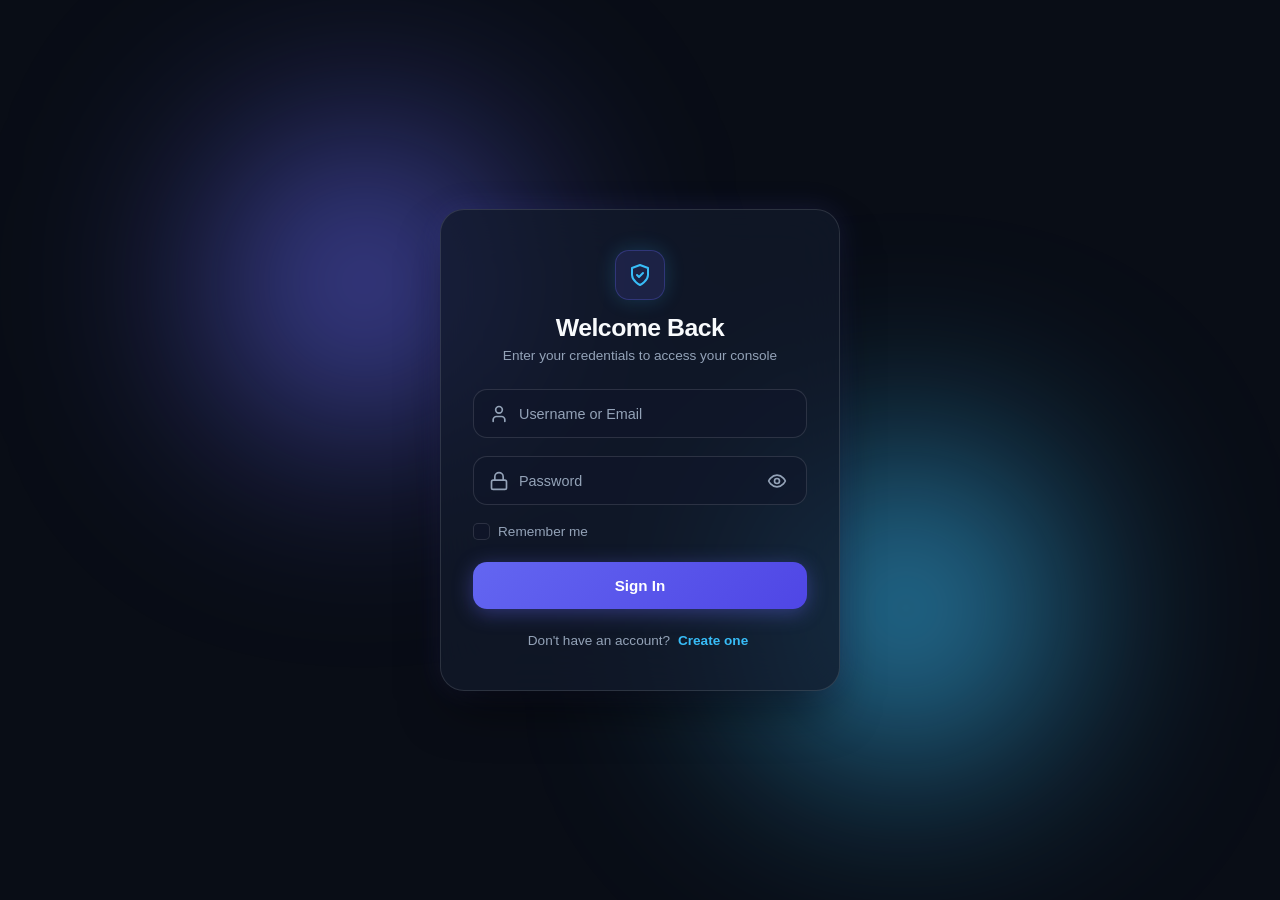
<file: index.html>
<!DOCTYPE html>
<html lang="en">
<head>
  <meta charset="UTF-8">
  <meta name="viewport" content="width=device-width, initial-scale=1.0">
  <title>Interactive 3D Dual Auth</title>
  <link rel="stylesheet" href="style.css">
</head>
<body>
  <div class="blob blob-1"></div>
  <div class="blob blob-2"></div>

  <main class="container">
    <div class="card-3d-wrap" id="cardWrap">
      <div class="card-3d-wrapper" id="cardInner">
        
        <!-- ================= PAGE 1: SIGN IN ================= -->
        <section class="card card-front">
          <header class="card-header">
            <div class="brand-icon">
              <svg width="24" height="24" viewBox="0 0 24 24" fill="none" stroke="currentColor" stroke-width="2" stroke-linecap="round" stroke-linejoin="round">
                <path d="M12 22s8-4 8-10V5l-8-3-8 3v7c0 6 8 10 8 10z"/>
                <path d="m9 12 2 2 4-4"/>
              </svg>
            </div>
            <h2>Welcome Back</h2>
            <p>Enter your credentials to access your console</p>
          </header>

          <form id="signInForm" novalidate>
            <div class="input-group">
              <svg class="input-icon" width="20" height="20" viewBox="0 0 24 24" fill="none" stroke="currentColor" stroke-width="2" stroke-linecap="round" stroke-linejoin="round">
                <path d="M19 21v-2a4 4 0 0 0-4-4H9a4 4 0 0 0-4 4v2"/>
                <circle cx="12" cy="7" r="4"/>
              </svg>
              <input type="text" id="loginUsername" required autocomplete="off" placeholder=" ">
              <label for="loginUsername">Username or Email</label>
            </div>

            <div class="input-group">
              <svg class="input-icon" width="20" height="20" viewBox="0 0 24 24" fill="none" stroke="currentColor" stroke-width="2" stroke-linecap="round" stroke-linejoin="round">
                <rect width="18" height="11" x="3" y="11" rx="2" ry="2"/>
                <path d="M7 11V7a5 5 0 0 1 10 0v4"/>
              </svg>
              <input type="password" id="loginPassword" required autocomplete="off" placeholder=" ">
              <label for="loginPassword">Password</label>
              
              <button type="button" class="toggle-password" id="toggleLoginPassword" aria-label="Toggle password">
                <svg class="eye-open" width="20" height="20" viewBox="0 0 24 24" fill="none" stroke="currentColor" stroke-width="2" stroke-linecap="round" stroke-linejoin="round">
                  <path d="M2 12s3-7 10-7 10 7 10 7-3 7-10 7-10-7-10-7Z"/>
                  <circle cx="12" cy="12" r="3"/>
                </svg>
                <svg class="eye-closed hidden" width="20" height="20" viewBox="0 0 24 24" fill="none" stroke="currentColor" stroke-width="2" stroke-linecap="round" stroke-linejoin="round">
                  <path d="M9.88 9.88a3 3 0 1 0 4.24 4.24"/>
                  <path d="M10.73 5.08A10.43 10.43 0 0 1 12 5c7 0 10 7 10 7a13.16 13.16 0 0 1-1.67 2.68"/>
                  <path d="M6.61 6.61A13.526 13.526 0 0 0 2 12s3 7 10 7a9.74 9.74 0 0 0 5.39-1.61"/>
                  <line x1="2" x2="22" y1="2" y2="22"/>
                </svg>
              </button>
            </div>

            <div class="form-actions">
              <label class="remember-me">
                <input type="checkbox" id="remember">
                <span class="custom-checkbox"></span>
                Remember me
              </label>
            </div>

            <button type="submit" class="submit-btn" id="loginBtn">
              <span class="btn-text">Sign In</span>
            </button>
          </form>

          <footer class="card-footer">
            <p>Don't have an account? <button type="button" class="switch-btn" id="goToSignUp">Create one</button></p>
          </footer>
        </section>

        <!-- ================= PAGE 2: SIGN UP ================= -->
        <section class="card card-back">
          <header class="card-header">
            <div class="brand-icon accent-icon">
              <svg width="24" height="24" viewBox="0 0 24 24" fill="none" stroke="currentColor" stroke-width="2" stroke-linecap="round" stroke-linejoin="round">
                <path d="M16 21v-2a4 4 0 0 0-4-4H6a4 4 0 0 0-4 4v2"/>
                <circle cx="9" cy="7" r="4"/>
                <line x1="19" y1="8" x2="19" y2="14"/>
                <line x1="22" y1="11" x2="16" y2="11"/>
              </svg>
            </div>
            <h2>Create Account</h2>
            <p>Join to unlock all portal features</p>
          </header>

          <form id="signUpForm" novalidate>
            <div class="input-group">
              <svg class="input-icon" width="20" height="20" viewBox="0 0 24 24" fill="none" stroke="currentColor" stroke-width="2" stroke-linecap="round" stroke-linejoin="round">
                <path d="M19 21v-2a4 4 0 0 0-4-4H9a4 4 0 0 0-4 4v2"/>
                <circle cx="12" cy="7" r="4"/>
              </svg>
              <input type="text" id="regFullName" required autocomplete="off" placeholder=" ">
              <label for="regFullName">Full Name</label>
            </div>

            <div class="input-group">
              <svg class="input-icon" width="20" height="20" viewBox="0 0 24 24" fill="none" stroke="currentColor" stroke-width="2" stroke-linecap="round" stroke-linejoin="round">
                <rect width="20" height="16" x="2" y="4" rx="2"/>
                <path d="m22 7-8.97 5.7a1.94 1.94 0 0 1-2.06 0L2 7"/>
              </svg>
              <input type="email" id="regEmail" required autocomplete="off" placeholder=" ">
              <label for="regEmail">Email Address</label>
            </div>

            <div class="input-group">
              <svg class="input-icon" width="20" height="20" viewBox="0 0 24 24" fill="none" stroke="currentColor" stroke-width="2" stroke-linecap="round" stroke-linejoin="round">
                <rect width="18" height="11" x="3" y="11" rx="2" ry="2"/>
                <path d="M7 11V7a5 5 0 0 1 10 0v4"/>
              </svg>
              <input type="password" id="regPassword" required autocomplete="off" placeholder=" ">
              <label for="regPassword">Create Password</label>
              
              <button type="button" class="toggle-password" id="toggleRegPassword" aria-label="Toggle password">
                <svg class="eye-open" width="20" height="20" viewBox="0 0 24 24" fill="none" stroke="currentColor" stroke-width="2" stroke-linecap="round" stroke-linejoin="round">
                  <path d="M2 12s3-7 10-7 10 7 10 7-3 7-10 7-10-7-10-7Z"/>
                  <circle cx="12" cy="12" r="3"/>
                </svg>
                <svg class="eye-closed hidden" width="20" height="20" viewBox="0 0 24 24" fill="none" stroke="currentColor" stroke-width="2" stroke-linecap="round" stroke-linejoin="round">
                  <path d="M9.88 9.88a3 3 0 1 0 4.24 4.24"/>
                  <path d="M10.73 5.08A10.43 10.43 0 0 1 12 5c7 0 10 7 10 7a13.16 13.16 0 0 1-1.67 2.68"/>
                  <path d="M6.61 6.61A13.526 13.526 0 0 0 2 12s3 7 10 7a9.74 9.74 0 0 0 5.39-1.61"/>
                  <line x1="2" x2="22" y1="2" y2="22"/>
                </svg>
              </button>
            </div>

            <button type="submit" class="submit-btn register-btn" id="registerBtn">
              <span class="btn-text">Get Started</span>
            </button>
          </form>

          <footer class="card-footer">
            <p>Already have an account? <button type="button" class="switch-btn" id="goToSignIn">Sign In</button></p>
          </footer>
        </section>

      </div>
    </div>
  </main>

  <script src="script.js"></script>
</body>
</html>
</file>
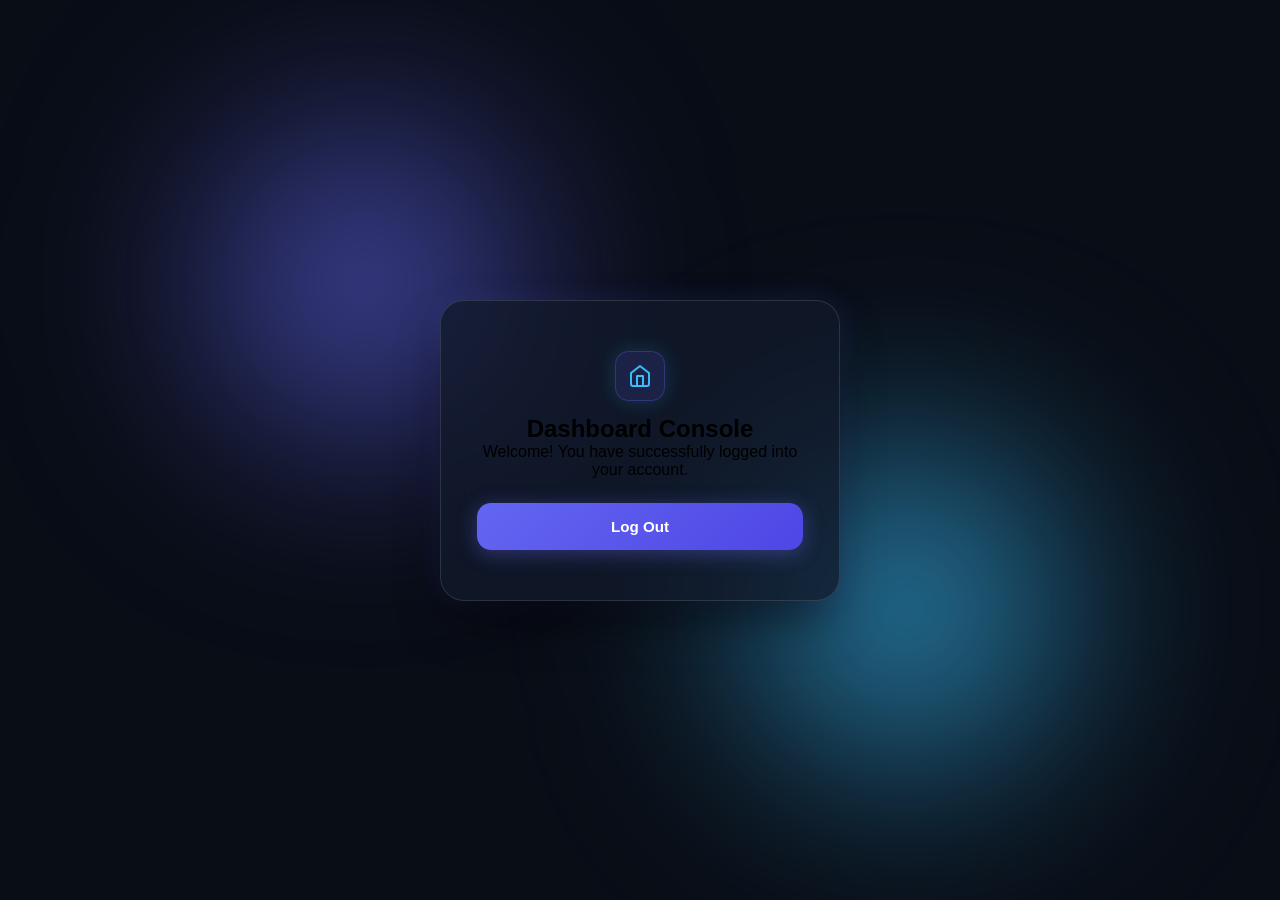
<file: dashboard.html>
<!DOCTYPE html>
<html lang="en">
<head>
  <meta charset="UTF-8">
  <meta name="viewport" content="width=device-width, initial-scale=1.0">
  <title>Dashboard</title>
  <link rel="stylesheet" href="style.css">
  <style>
    .dashboard-card {
      text-align: center;
      padding: 50px 36px;
    }
    .logout-btn {
      margin-top: 24px;
      display: inline-block;
      text-decoration: none;
      width: 100%;
    }
  </style>
</head>
<body>
  <div class="blob blob-1"></div>
  <div class="blob blob-2"></div>

  <main class="container">
    <div class="card dashboard-card">
      <div class="brand-icon">
        <svg width="24" height="24" viewBox="0 0 24 24" fill="none" stroke="currentColor" stroke-width="2" stroke-linecap="round" stroke-linejoin="round">
          <path d="m3 9 9-7 9 7v11a2 2 0 0 1-2 2H5a2 2 0 0 1-2-2z"/>
          <polyline points="9 22 9 12 15 12 15 22"/>
        </svg>
      </div>
      <h2>Dashboard Console</h2>
      <p>Welcome! You have successfully logged into your account.</p>
      
      <a href="index.html" class="submit-btn logout-btn">
        <span class="btn-text">Log Out</span>
      </a>
    </div>
  </main>
</body>
</html>
</file>
<file: style.css>
:root {
  --bg-dark: #090d16;
  --card-bg: rgba(18, 26, 43, 0.75);
  --card-border: rgba(255, 255, 255, 0.12);
  --primary: #6366f1;
  --primary-glow: rgba(99, 102, 241, 0.4);
  --accent: #38bdf8;
  --text-main: #f8fafc;
  --text-muted: #94a3b8;
  --input-bg: rgba(15, 23, 42, 0.6);
  --radius: 24px;
}

* {
  margin: 0;
  padding: 0;
  box-sizing: border-box;
  font-family: -apple-system, BlinkMacSystemFont, "Segoe UI", Roboto, sans-serif;
}

body {
  min-height: 100vh;
  background-color: var(--bg-dark);
  display: flex;
  align-items: center;
  justify-content: center;
  overflow: hidden;
  position: relative;
  perspective: 1200px;
}

/* Ambient glow blobs */
.blob {
  position: absolute;
  border-radius: 50%;
  filter: blur(100px);
  z-index: 0;
  pointer-events: none;
  animation: float 10s ease-in-out infinite alternate;
}

.blob-1 {
  width: 420px;
  height: 420px;
  background: radial-gradient(circle, #6366f1 0%, rgba(99, 102, 241, 0) 70%);
  top: 8%;
  left: 12%;
}

.blob-2 {
  width: 440px;
  height: 440px;
  background: radial-gradient(circle, #38bdf8 0%, rgba(56, 189, 248, 0) 70%);
  bottom: 8%;
  right: 12%;
  animation-delay: -5s;
}

@keyframes float {
  0% { transform: translateY(0) scale(1); }
  100% { transform: translateY(-30px) scale(1.08); }
}

.container {
  z-index: 10;
  padding: 20px;
  width: 100%;
  max-width: 440px;
}

/* 3D Flip Container */
.card-3d-wrap {
  position: relative;
  width: 100%;
  perspective: 1400px;
  will-change: transform;
}

.card-3d-wrapper {
  width: 100%;
  position: relative;
  transform-style: preserve-3d;
  transition: transform 0.7s cubic-bezier(0.4, 0.2, 0.2, 1);
}

.card-3d-wrapper.flipped {
  transform: rotateY(180deg);
}

/* Base Card Style */
.card {
  width: 100%;
  background: var(--card-bg);
  backdrop-filter: blur(24px);
  -webkit-backdrop-filter: blur(24px);
  border: 1px solid var(--card-border);
  border-radius: var(--radius);
  padding: 40px 32px;
  box-shadow: 0 25px 50px -12px rgba(0, 0, 0, 0.6),
              0 0 30px rgba(99, 102, 241, 0.15);
  backface-visibility: hidden;
  -webkit-backface-visibility: hidden;
}

.card-front {
  position: relative;
}

.card-back {
  position: absolute;
  top: 0;
  left: 0;
  transform: rotateY(180deg);
}

.card-header {
  text-align: center;
  margin-bottom: 26px;
}

.brand-icon {
  display: inline-flex;
  align-items: center;
  justify-content: center;
  width: 50px;
  height: 50px;
  background: rgba(99, 102, 241, 0.15);
  border: 1px solid rgba(99, 102, 241, 0.3);
  border-radius: 14px;
  color: var(--accent);
  margin-bottom: 14px;
  box-shadow: 0 0 20px rgba(56, 189, 248, 0.2);
}

.accent-icon {
  background: rgba(56, 189, 248, 0.15);
  border-color: rgba(56, 189, 248, 0.3);
}

.card-header h2 {
  color: var(--text-main);
  font-size: 1.55rem;
  font-weight: 700;
  letter-spacing: -0.5px;
}

.card-header p {
  color: var(--text-muted);
  font-size: 0.85rem;
  margin-top: 6px;
}

/* Form Controls */
.input-group {
  position: relative;
  margin-bottom: 18px;
}

.input-icon {
  position: absolute;
  left: 16px;
  top: 50%;
  transform: translateY(-50%);
  color: var(--text-muted);
  pointer-events: none;
  transition: color 0.3s;
}

.input-group input {
  width: 100%;
  padding: 15px 48px 15px 46px;
  background: var(--input-bg);
  border: 1px solid var(--card-border);
  border-radius: 14px;
  color: var(--text-main);
  font-size: 0.95rem;
  outline: none;
  transition: all 0.3s ease;
}

.input-group label {
  position: absolute;
  left: 46px;
  top: 50%;
  transform: translateY(-50%);
  color: var(--text-muted);
  font-size: 0.9rem;
  pointer-events: none;
  transition: all 0.25s ease;
}

.input-group input:focus ~ label,
.input-group input:not(:placeholder-shown) ~ label {
  top: 0;
  left: 14px;
  font-size: 0.72rem;
  font-weight: 600;
  padding: 2px 8px;
  background: #0f172a;
  border-radius: 6px;
  color: var(--accent);
}

.input-group input:focus {
  border-color: var(--primary);
  box-shadow: 0 0 16px var(--primary-glow);
}

.input-group input:focus ~ .input-icon {
  color: var(--primary);
}

/* Password Toggle */
.toggle-password {
  position: absolute;
  right: 12px;
  top: 50%;
  transform: translateY(-50%);
  background: transparent;
  border: none;
  outline: none;
  color: var(--text-muted);
  cursor: pointer;
  padding: 8px;
  display: flex;
  align-items: center;
  justify-content: center;
  border-radius: 8px;
  transition: color 0.2s ease, background 0.2s ease;
}

.toggle-password:hover {
  color: var(--text-main);
  background: rgba(255, 255, 255, 0.05);
}

.hidden {
  display: none !important;
}

/* Form Actions */
.form-actions {
  display: flex;
  align-items: center;
  margin-bottom: 22px;
  font-size: 0.85rem;
}

.remember-me {
  display: flex;
  align-items: center;
  color: var(--text-muted);
  cursor: pointer;
  user-select: none;
}

.remember-me input {
  display: none;
}

.custom-checkbox {
  width: 17px;
  height: 17px;
  border: 1px solid var(--card-border);
  border-radius: 5px;
  margin-right: 8px;
  display: inline-block;
  position: relative;
  background: var(--input-bg);
  transition: background-color 0.2s ease, border-color 0.2s ease;
}

.remember-me input:checked ~ .custom-checkbox {
  background: var(--primary);
  border-color: var(--primary);
}

.remember-me input:checked ~ .custom-checkbox::after {
  content: '';
  position: absolute;
  left: 5px;
  top: 2px;
  width: 4px;
  height: 8px;
  border: solid white;
  border-width: 0 2px 2px 0;
  transform: rotate(45deg);
}

/* Submit & Switch Buttons */
.submit-btn {
  width: 100%;
  padding: 15px;
  background: linear-gradient(135deg, var(--primary), #4f46e5);
  border: none;
  border-radius: 14px;
  color: white;
  font-weight: 600;
  font-size: 0.95rem;
  display: flex;
  align-items: center;
  justify-content: center;
  cursor: pointer;
  box-shadow: 0 4px 20px var(--primary-glow);
  transition: all 0.3s ease;
}

.register-btn {
  background: linear-gradient(135deg, #0284c7, #2563eb);
  box-shadow: 0 4px 20px rgba(2, 132, 199, 0.4);
  margin-top: 6px;
}

.submit-btn:hover {
  transform: translateY(-2px);
  box-shadow: 0 6px 24px rgba(99, 102, 241, 0.6);
}

.submit-btn:active {
  transform: translateY(0);
}

.card-footer {
  text-align: center;
  margin-top: 22px;
  font-size: 0.85rem;
  color: var(--text-muted);
}

.switch-btn {
  background: none;
  border: none;
  color: var(--accent);
  font-weight: 600;
  cursor: pointer;
  padding: 2px 4px;
  font-size: 0.85rem;
  transition: text-decoration 0.2s;
}

.switch-btn:hover {
  text-decoration: underline;
}
</file>
